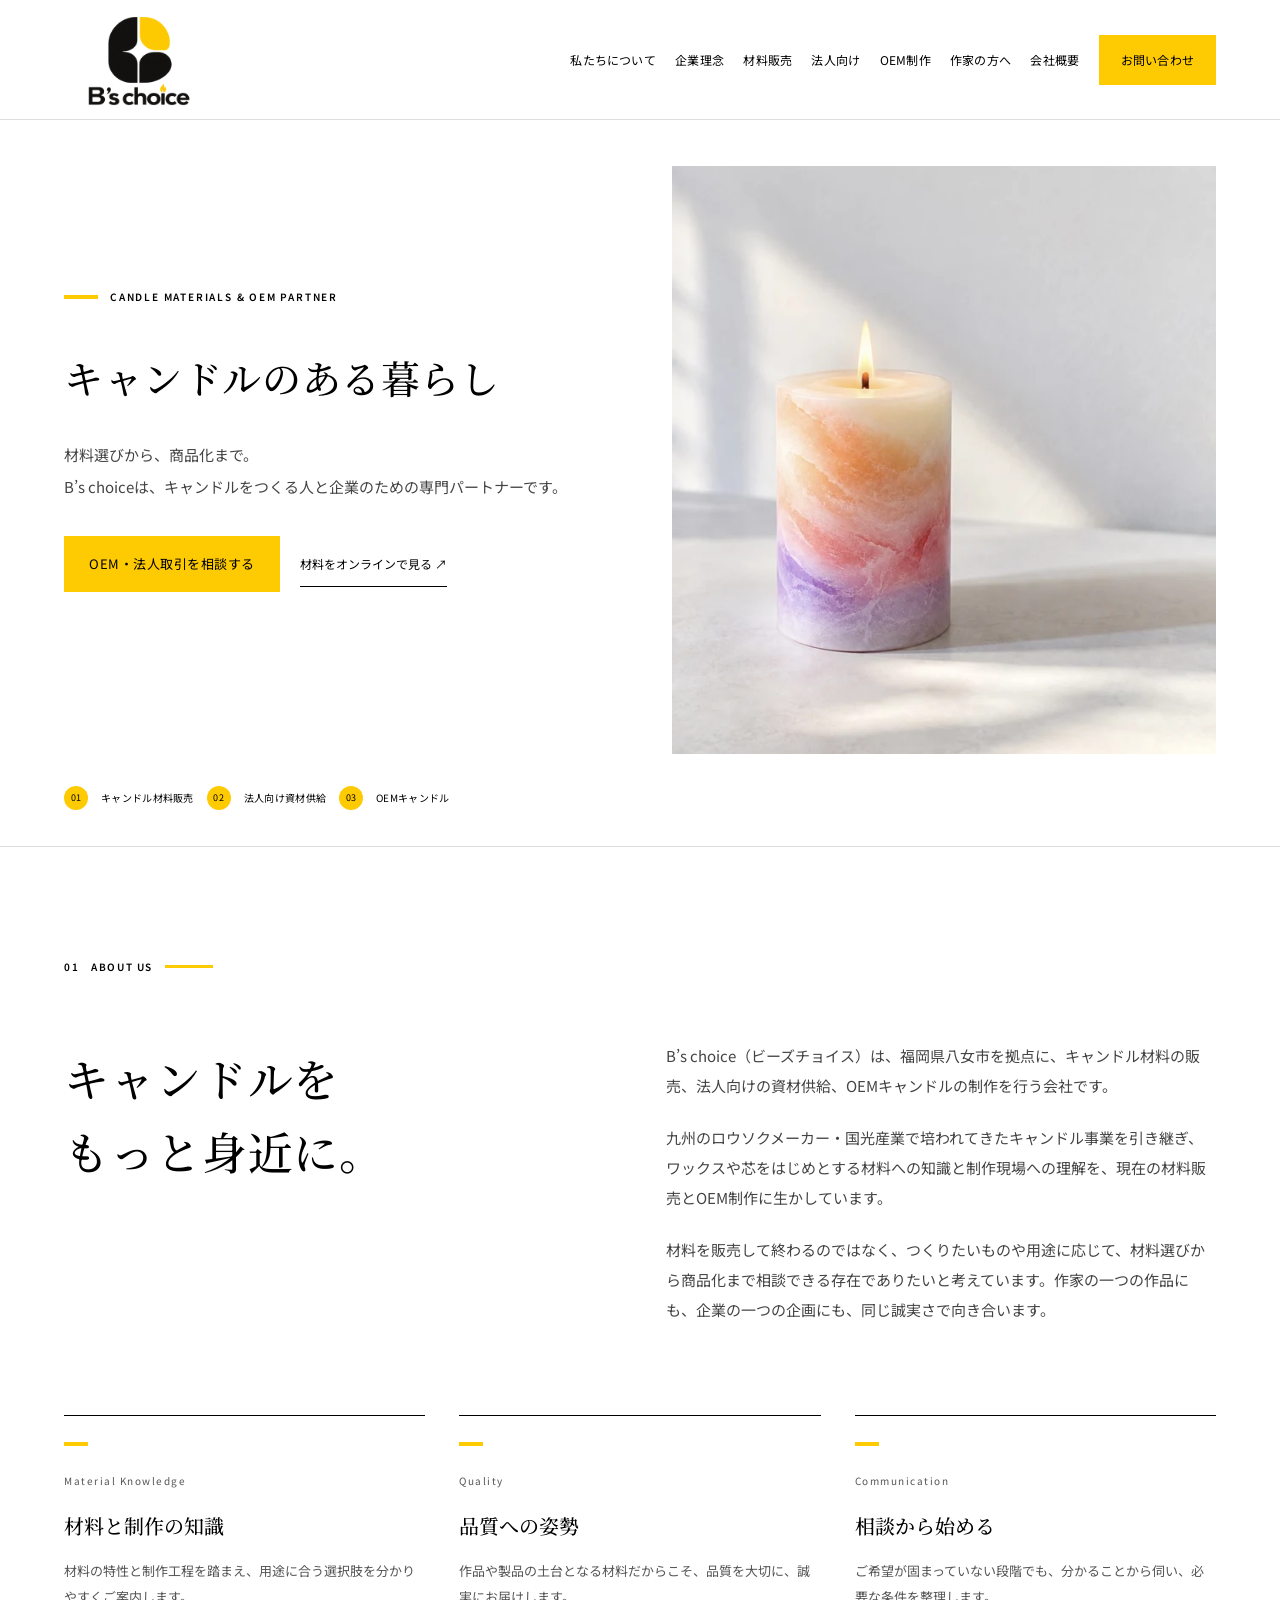
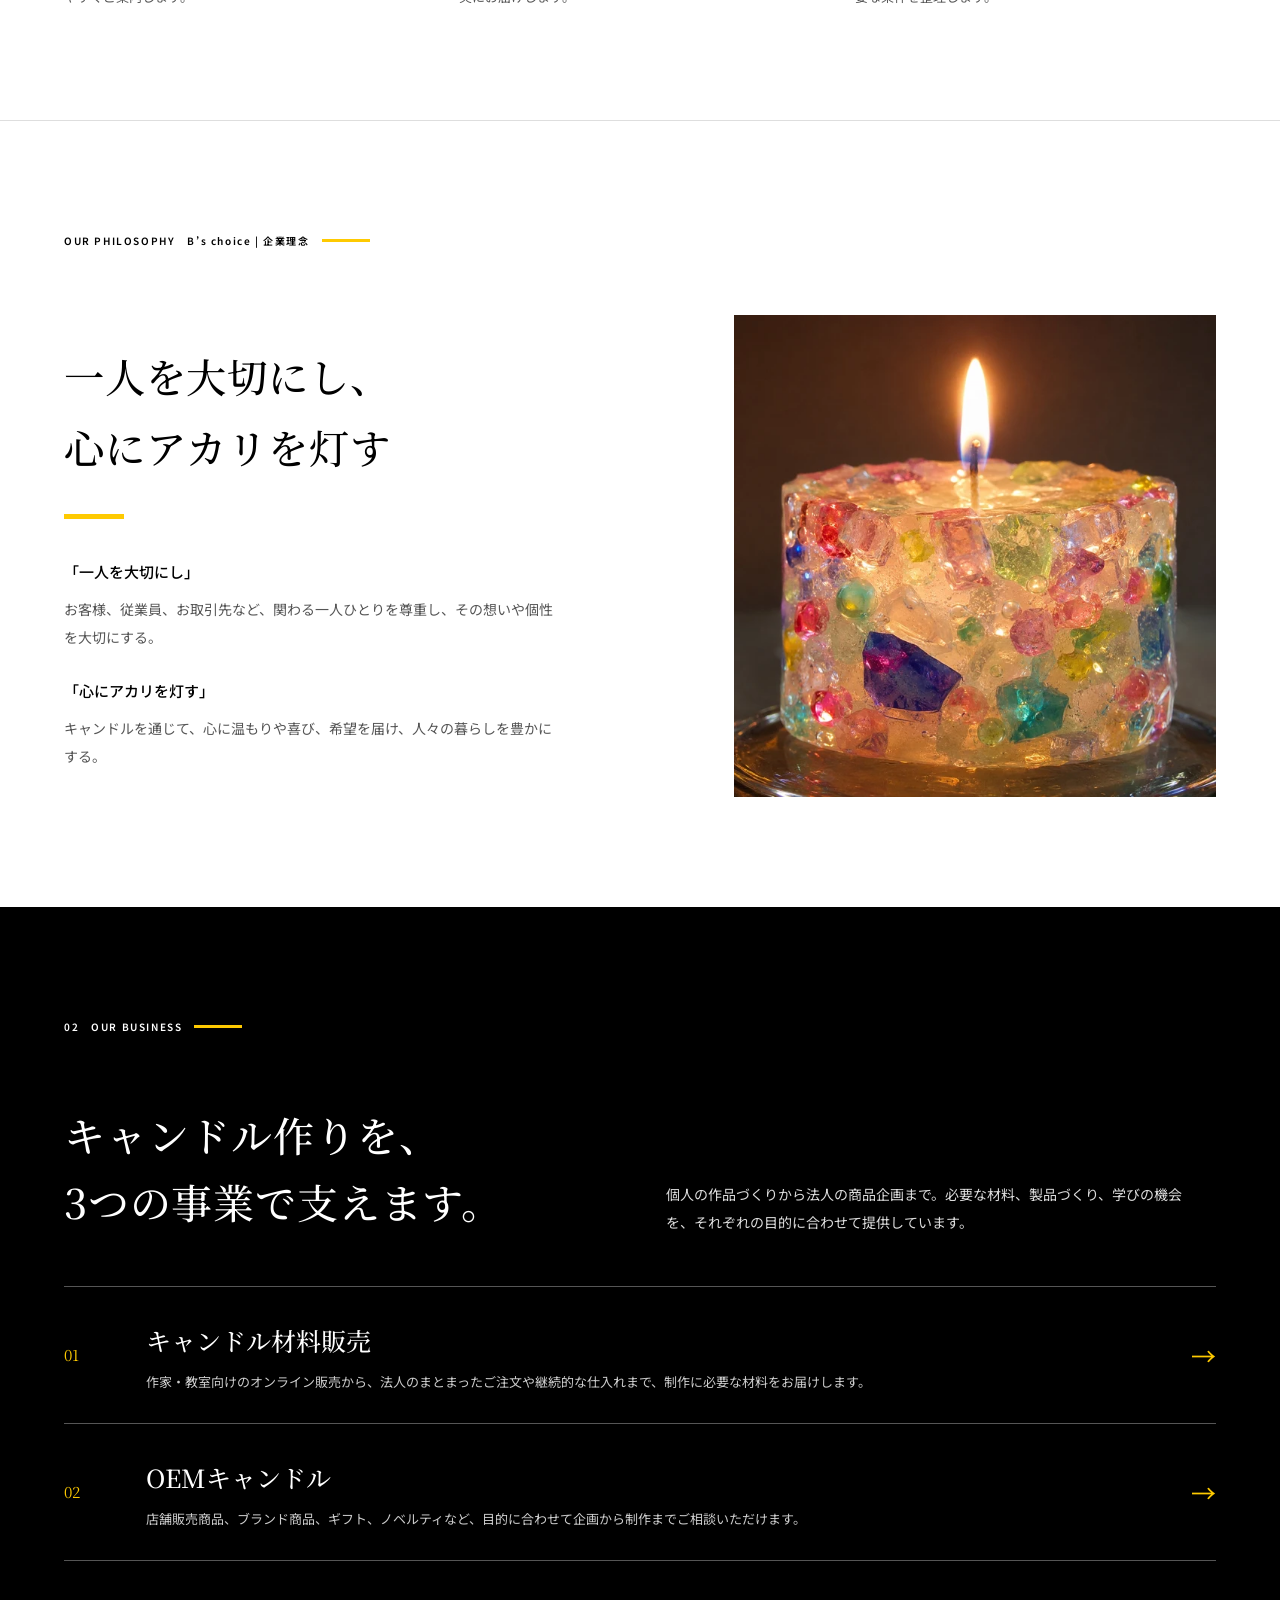
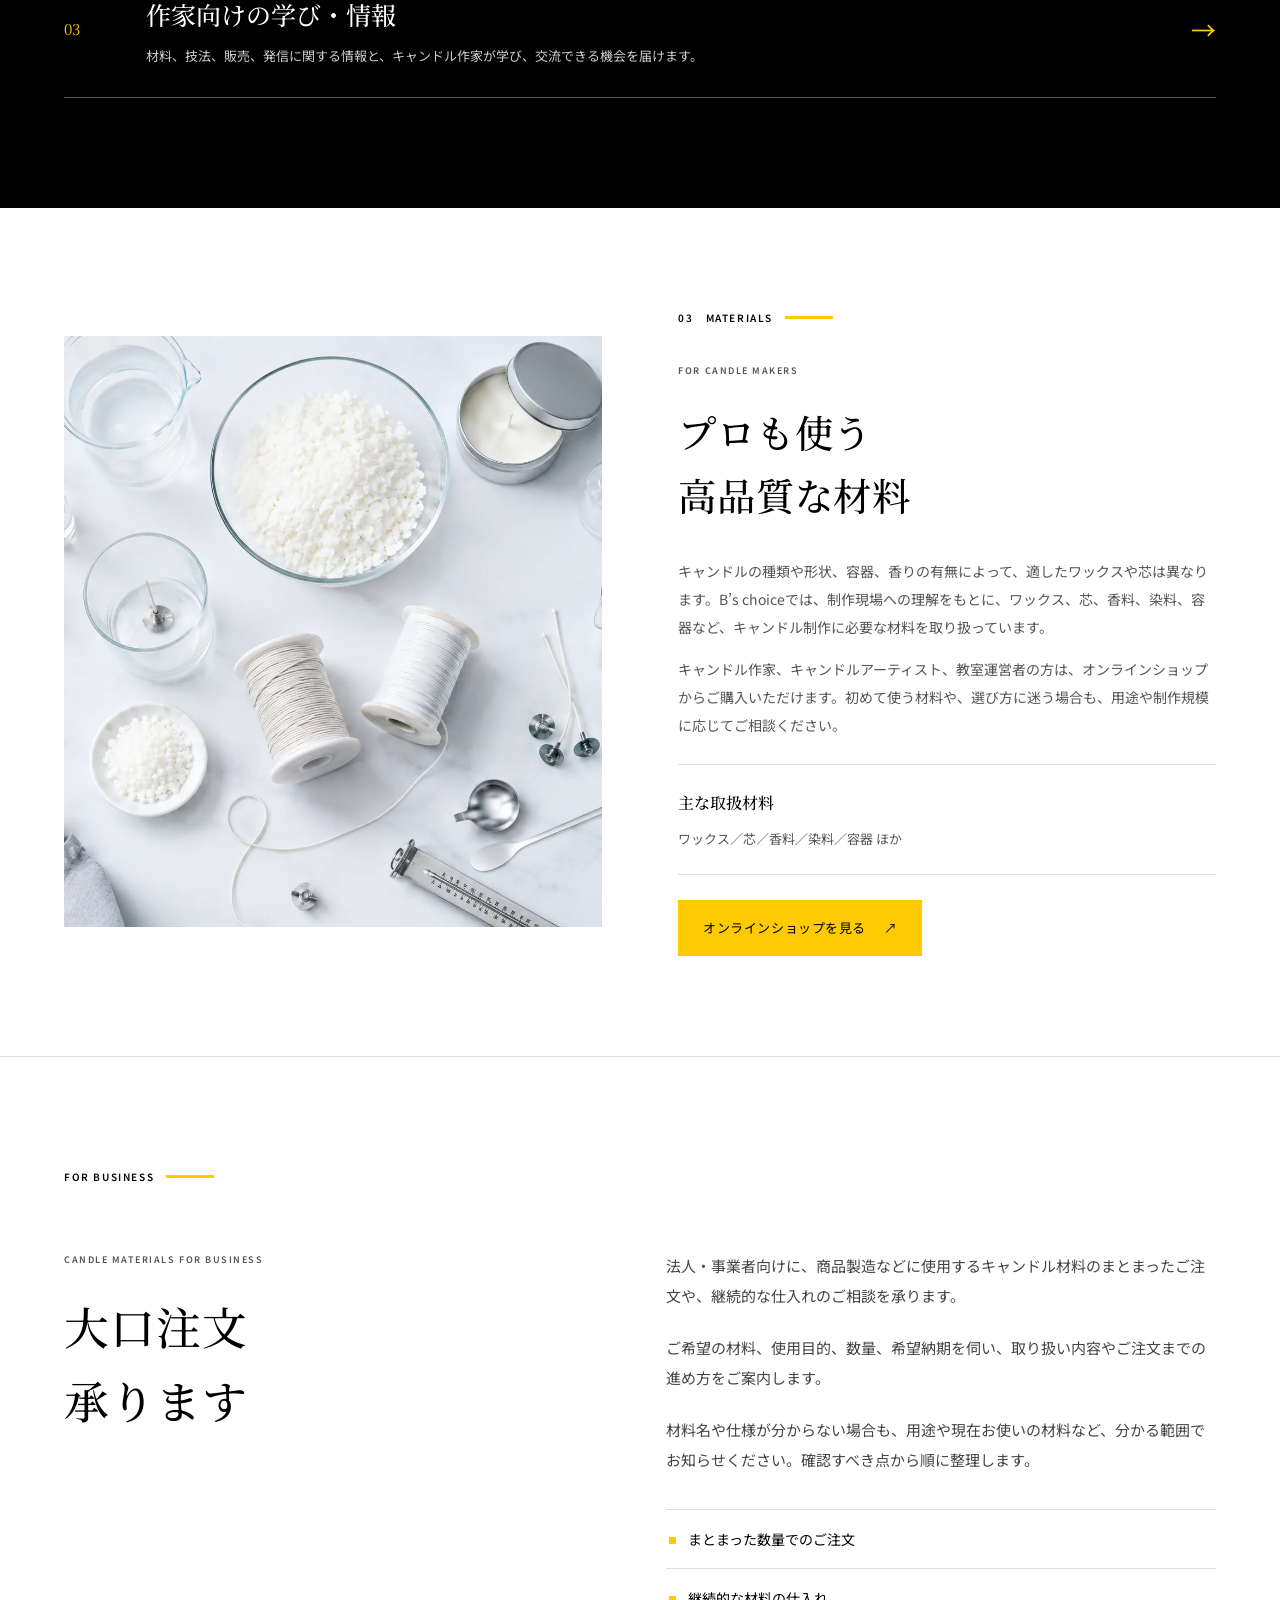
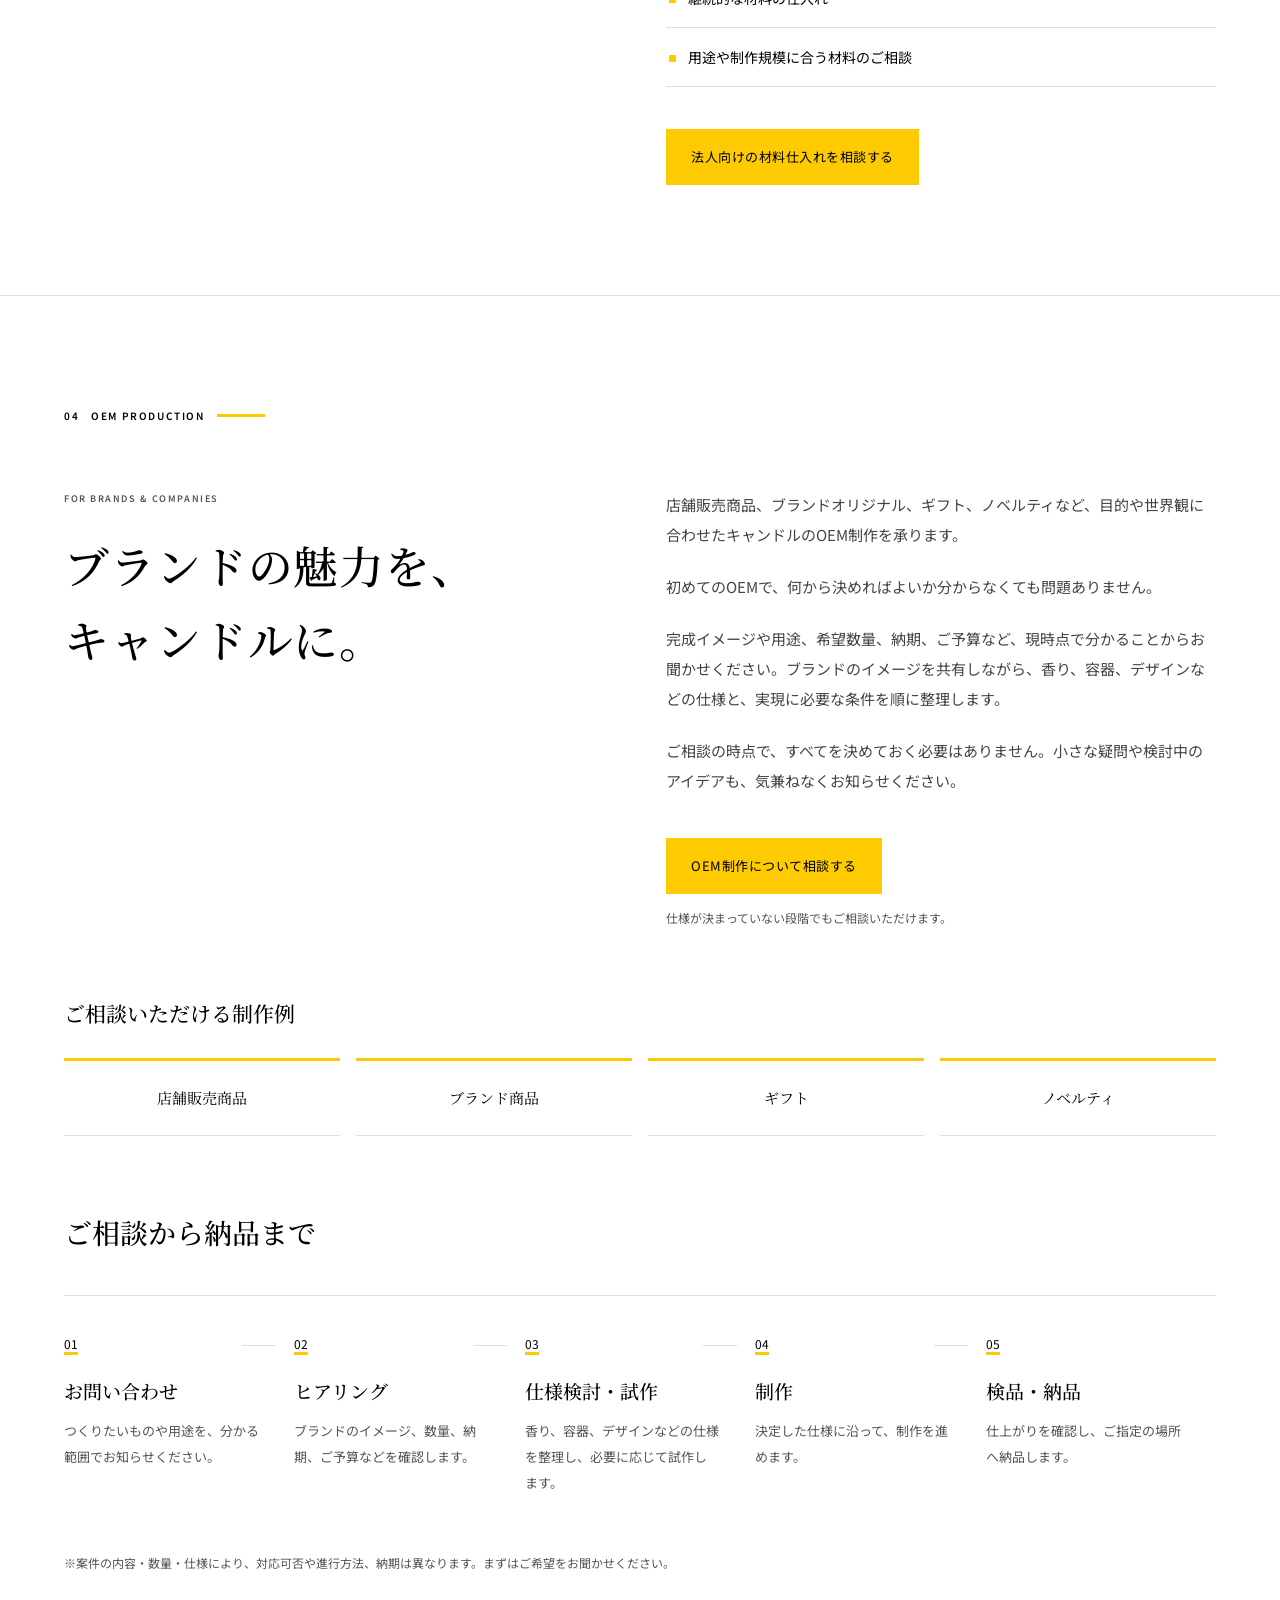
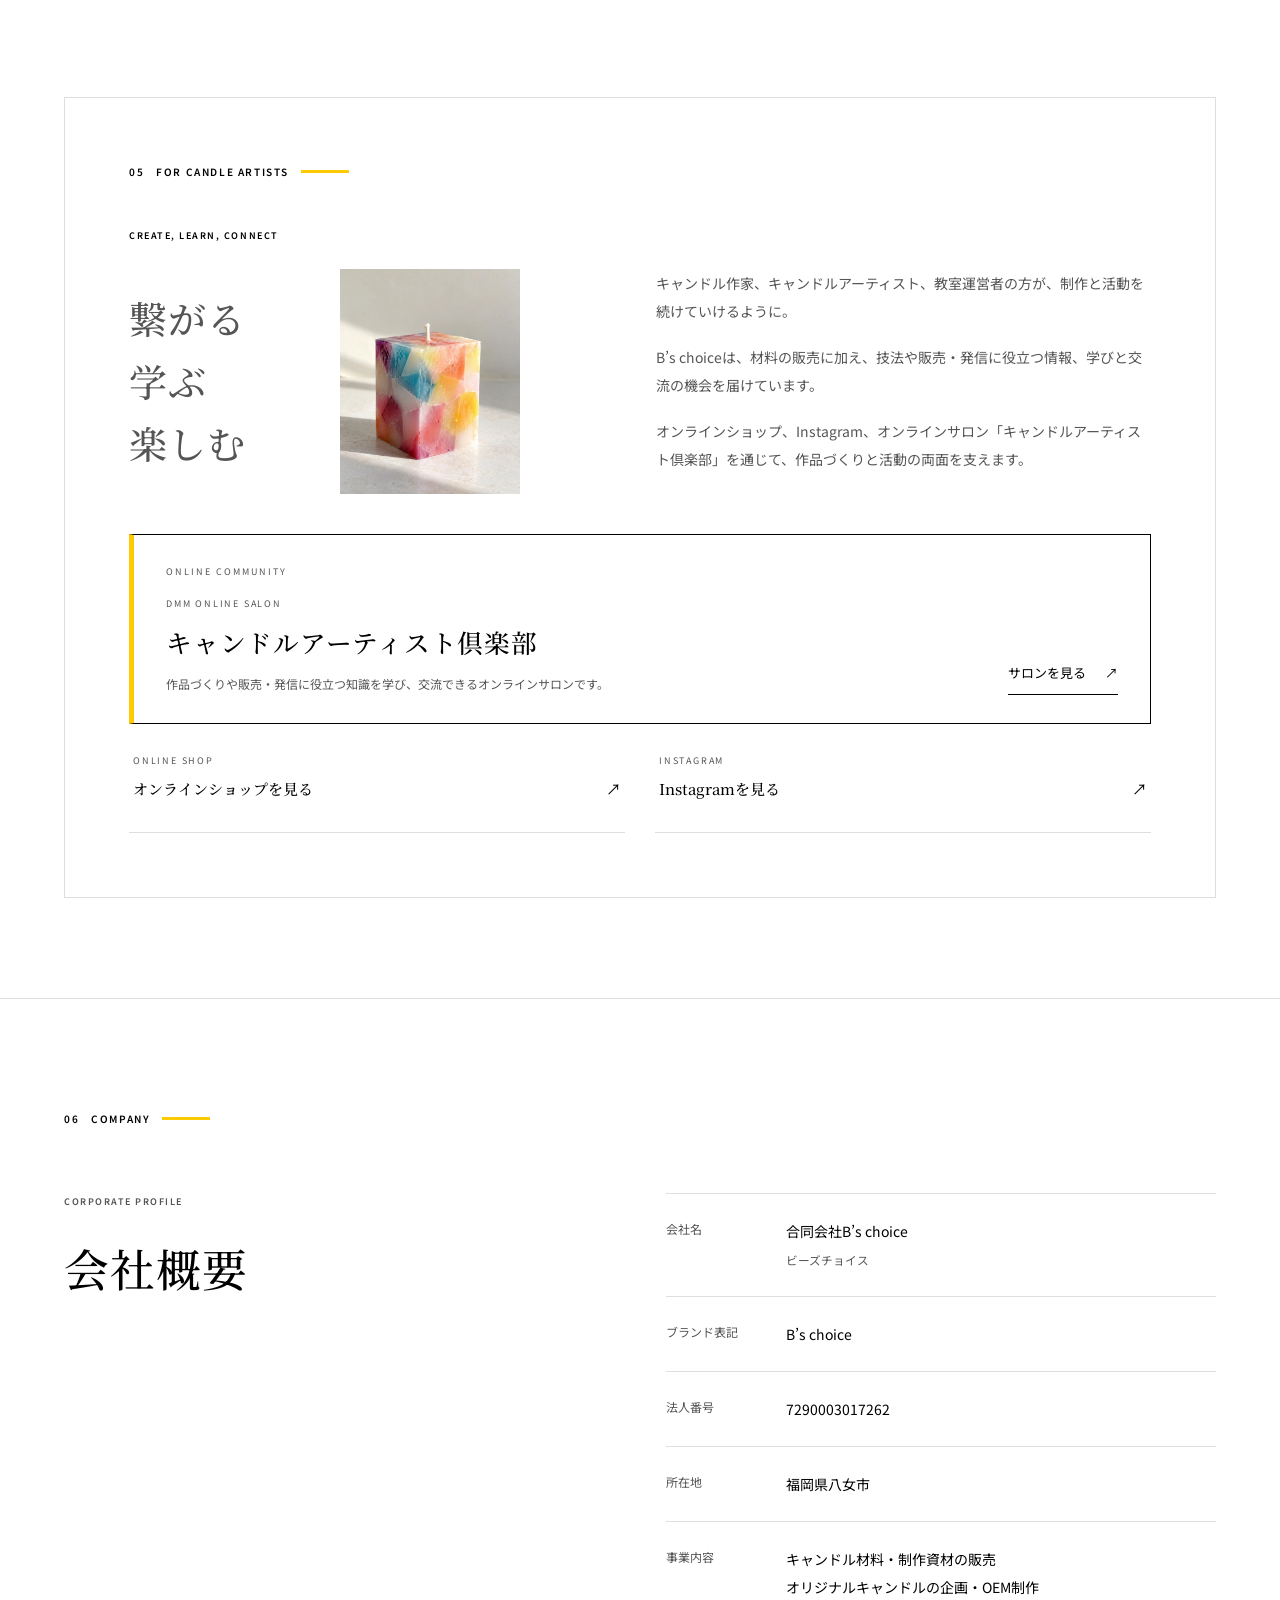
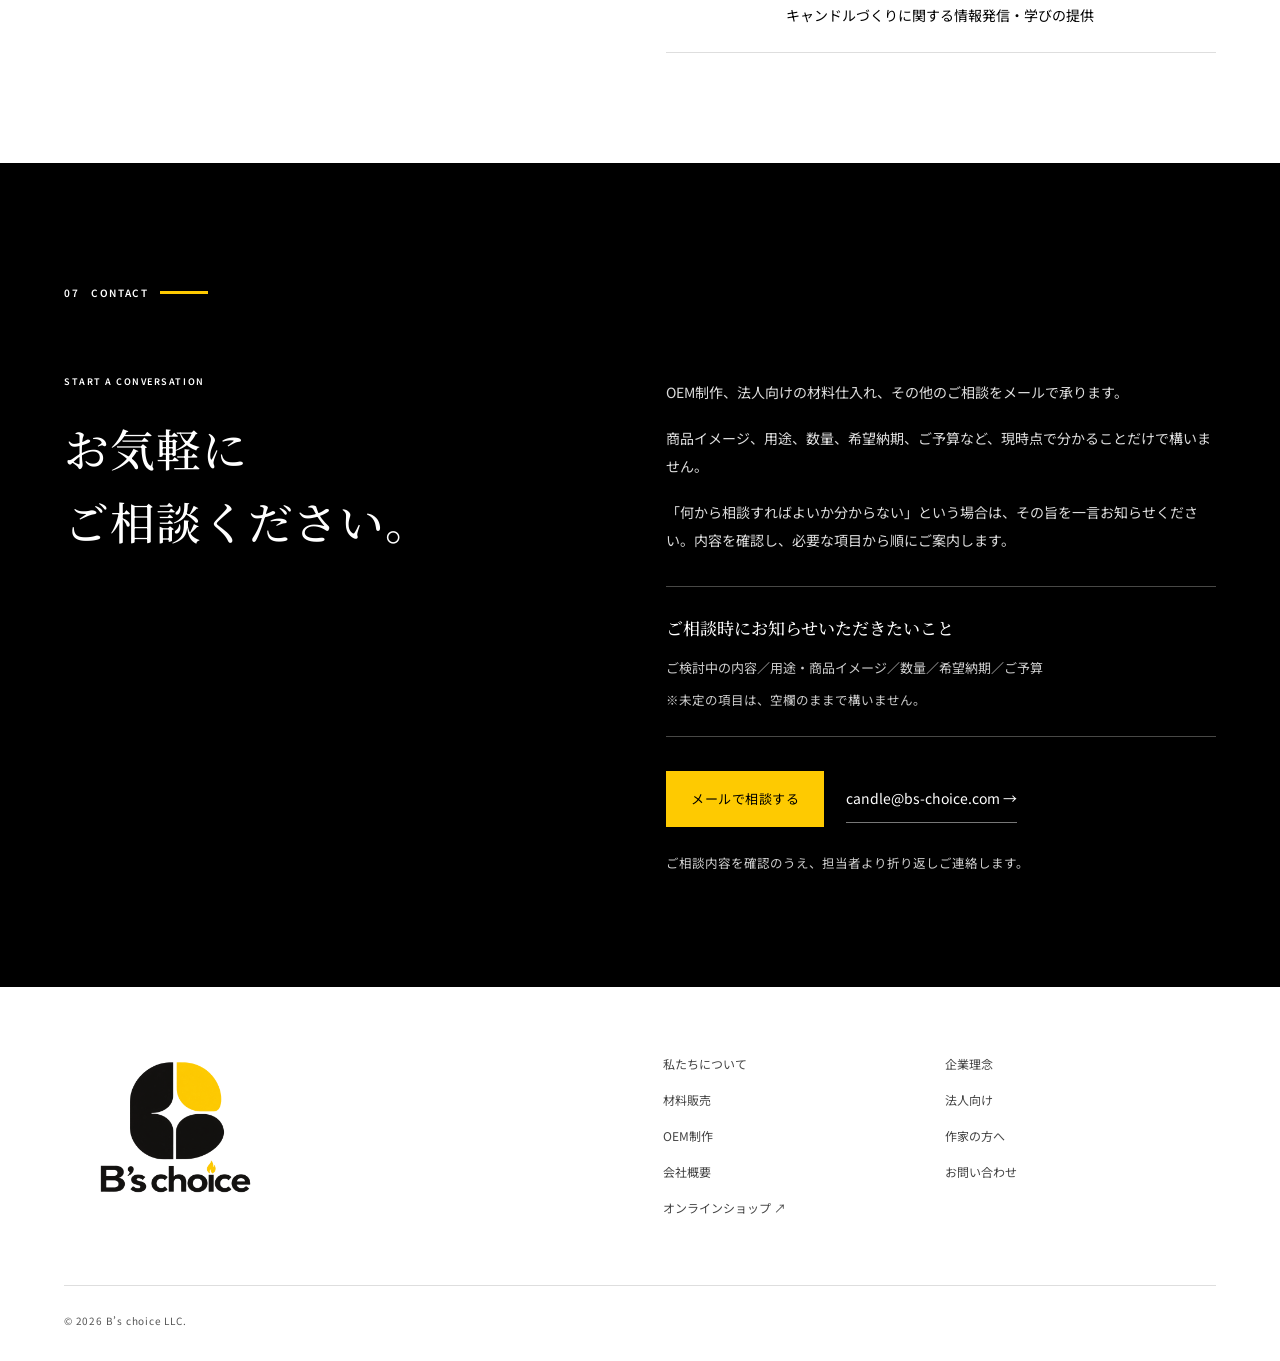
<file: index.html>
<!doctype html>
<html lang="ja">
<head>
  <meta charset="utf-8">
  <meta name="viewport" content="width=device-width, initial-scale=1">
  <title>合同会社B’s choice｜キャンドル材料販売・法人向け資材・OEM制作</title>
  <meta name="description" content="合同会社B’s choice（ビーズチョイス）は、福岡県八女市を拠点に、キャンドル材料の販売、法人向け資材供給、OEMキャンドルの制作を行っています。材料選びから商品化までご相談いただけます。">
  <meta name="theme-color" content="#FECA01">
  <meta property="og:type" content="website">
  <meta property="og:locale" content="ja_JP">
  <meta property="og:title" content="合同会社B’s choice｜キャンドル材料販売・法人向け資材・OEM制作">
  <meta property="og:description" content="材料選びから商品化まで相談できる、キャンドルづくりの専門パートナーです。">
  <meta property="og:image" content="https://bs-choice.com/assets/oem.webp">
  <link rel="icon" type="image/png" href="assets/bs-choice-symbol.png">
  <link rel="apple-touch-icon" sizes="180x180" href="assets/bs-choice-symbol.png">
  <link rel="preconnect" href="https://fonts.googleapis.com">
  <link rel="preconnect" href="https://fonts.gstatic.com" crossorigin>
  <link href="https://fonts.googleapis.com/css2?family=Noto+Sans+JP:wght@400;500;600&family=Noto+Serif+JP:wght@500;600&display=swap" rel="stylesheet">
  <link rel="stylesheet" href="styles.css">
  <link rel="stylesheet" href="brand.css">
  <script type="application/ld+json">{"@context":"https://schema.org","@type":"Organization","name":"合同会社B’s choice","alternateName":"B’s choice","url":"https://bs-choice.com/","email":"candle@bs-choice.com","address":{"@type":"PostalAddress","addressRegion":"福岡県","addressLocality":"八女市","addressCountry":"JP"},"taxID":"7290003017262"}</script>
</head>
<body>
  <a class="skip" href="#main">本文へ移動</a>
  <header class="header" id="top">
    <a class="brand" href="#top" aria-label="B’s choice トップへ"><img class="brand-logo" src="assets/bs-choice-logo.png" width="1536" height="1024" alt="B’s choice"></a>
    <button class="menu-button" aria-expanded="false" aria-controls="global-nav"><span></span><span></span><span></span><span class="sr-only">メニューを開く</span></button>
    <nav id="global-nav" aria-label="メインナビゲーション">
      <a href="#about">私たちについて</a><a href="#philosophy">企業理念</a><a href="#materials">材料販売</a><a href="#corporate">法人向け</a><a href="#oem">OEM制作</a><a href="#artists">作家の方へ</a><a href="#company">会社概要</a>
      <a class="nav-cta" href="#contact">お問い合わせ</a>
    </nav>
  </header>

  <main id="main">
    <section class="hero" aria-labelledby="hero-title">
      <div class="hero-media"><img src="assets/candle-gradient-1200.webp" srcset="assets/candle-gradient-640.webp 640w, assets/candle-gradient-1200.webp 1200w" sizes="(max-width: 760px) 100vw, 50vw" width="1200" height="1477" alt="自然光に照らされた、淡いグラデーションの円柱型キャンドル" fetchpriority="high"></div>
      <div class="hero-copy">
        <p class="eyebrow">CANDLE MATERIALS &amp; OEM PARTNER</p>
        <h1 id="hero-title">キャンドルのある<wbr>暮らし</h1>
        <p class="hero-lead">材料選びから、商品化まで。<br>B’s choiceは、キャンドルをつくる人と企業のための専門パートナーです。</p>
        <div class="hero-actions"><a class="button primary" href="mailto:candle@bs-choice.com?subject=OEM%E3%83%BB%E6%B3%95%E4%BA%BA%E5%8F%96%E5%BC%95%E3%81%AE%E3%81%94%E7%9B%B8%E8%AB%87&amp;body=%E3%80%90%E3%81%94%E7%9B%B8%E8%AB%87%E5%86%85%E5%AE%B9%EF%BC%88OEM%E5%88%B6%E4%BD%9C%EF%BC%8F%E6%9D%90%E6%96%99%E4%BB%95%E5%85%A5%E3%82%8C%EF%BC%8F%E3%81%9D%E3%81%AE%E4%BB%96%EF%BC%89%E3%80%91%0A%0A%E3%80%90%E4%BC%9A%E7%A4%BE%E5%90%8D%E3%83%BB%E3%83%96%E3%83%A9%E3%83%B3%E3%83%89%E5%90%8D%E3%80%91%0A%0A%E3%80%90%E7%94%A8%E9%80%94%E3%83%BB%E5%95%86%E5%93%81%E3%82%A4%E3%83%A1%E3%83%BC%E3%82%B8%E3%80%91%0A%0A%E3%80%90%E6%95%B0%E9%87%8F%E3%80%91%0A%0A%E3%80%90%E5%B8%8C%E6%9C%9B%E7%B4%8D%E6%9C%9F%E3%80%91%0A%0A%E3%80%90%E3%81%94%E4%BA%88%E7%AE%97%E3%80%91%0A%0A%E3%80%90%E3%81%9D%E3%81%AE%E4%BB%96%E3%83%BB%E6%9C%AA%E5%AE%9A%E3%81%AE%E7%82%B9%E3%80%91">OEM・法人取引を相談する</a><a class="text-link" href="https://www.life-candle.shop/" target="_blank" rel="noopener">材料をオンラインで見る <span aria-hidden="true">↗</span></a></div>
      </div>
      <div class="hero-note"><span>01</span><p>キャンドル材料販売</p><span>02</span><p>法人向け資材供給</p><span>03</span><p>OEMキャンドル</p></div>
    </section>

    <section class="intro section" id="about">
      <div class="section-label"><span>01</span> ABOUT US</div>
      <div class="intro-grid">
        <h2>キャンドルを<br>もっと身近に。</h2>
        <div class="body-copy"><p>B’s choice（ビーズチョイス）は、福岡県八女市を拠点に、キャンドル材料の販売、法人向けの資材供給、OEMキャンドルの制作を行う会社です。</p><p>九州のロウソクメーカー・国光産業で培われてきたキャンドル事業を引き継ぎ、ワックスや芯をはじめとする材料への知識と制作現場への理解を、現在の材料販売とOEM制作に生かしています。</p><p>材料を販売して終わるのではなく、つくりたいものや用途に応じて、材料選びから商品化まで相談できる存在でありたいと考えています。作家の一つの作品にも、企業の一つの企画にも、同じ誠実さで向き合います。</p></div>
      </div>
      <div class="principles">
        <article><span>Material Knowledge</span><h3>材料と制作の知識</h3><p>材料の特性と制作工程を踏まえ、用途に合う選択肢を分かりやすくご案内します。</p></article>
        <article><span>Quality</span><h3>品質への姿勢</h3><p>作品や製品の土台となる材料だからこそ、品質を大切に、誠実にお届けします。</p></article>
        <article><span>Communication</span><h3>相談から始める</h3><p>ご希望が固まっていない段階でも、分かることから伺い、必要な条件を整理します。</p></article>
      </div>
    </section>


    <section class="philosophy section" id="philosophy" aria-labelledby="philosophy-title">
      <div class="section-label"><span>OUR PHILOSOPHY</span> B’s choice | 企業理念</div>
      <div class="philosophy-grid">
        <div class="philosophy-copy">
          <h2 id="philosophy-title">一人を大切にし、<br>心にアカリを灯す</h2>
          <div class="philosophy-meanings">
            <h3>「一人を大切にし」</h3>
            <p>お客様、従業員、お取引先など、関わる一人ひとりを尊重し、その想いや個性を大切にする。</p>
            <h3>「心にアカリを灯す」</h3>
            <p>キャンドルを通じて、心に温もりや喜び、希望を届け、人々の暮らしを豊かにする。</p>
          </div>
        </div>
        <figure class="philosophy-photo"><img src="assets/candle-gel-640.webp" width="640" height="640" alt="透明なカラフルなジェルキャンドルに灯る、温かなアカリ" loading="lazy"></figure>
      </div>
    </section>

    <section class="business section dark" id="business">
      <div class="section-label light"><span>02</span> OUR BUSINESS</div>
      <div class="section-heading"><h2>キャンドル作りを、<br>3つの事業で支えます。</h2><p>個人の作品づくりから法人の商品企画まで。必要な材料、製品づくり、学びの機会を、それぞれの目的に合わせて提供しています。</p></div>
      <div class="business-list">
        <a href="#materials"><span class="num">01</span><div><h3>キャンドル材料販売</h3><p>作家・教室向けのオンライン販売から、法人のまとまったご注文や継続的な仕入れまで、制作に必要な材料をお届けします。</p></div><span class="arrow">→</span></a>
        <a href="#oem"><span class="num">02</span><div><h3>OEMキャンドル</h3><p>店舗販売商品、ブランド商品、ギフト、ノベルティなど、目的に合わせて企画から制作までご相談いただけます。</p></div><span class="arrow">→</span></a>
        <a href="#artists"><span class="num">03</span><div><h3>作家向けの学び・情報</h3><p>材料、技法、販売、発信に関する情報と、キャンドル作家が学び、交流できる機会を届けます。</p></div><span class="arrow">→</span></a>
      </div>
    </section>

    <section class="materials section" id="materials">
      <div class="split-media"><img src="assets/materials.webp" width="1448" height="1086" loading="lazy" alt="ワックス、芯、容器などキャンドル制作に使用する材料"></div>
      <div class="split-content">
        <div class="section-label"><span>03</span> MATERIALS</div>
        <p class="kicker">FOR CANDLE MAKERS</p>
        <h2>プロも使う<br>高品質な材料</h2>
        <p>キャンドルの種類や形状、容器、香りの有無によって、適したワックスや芯は異なります。B’s choiceでは、制作現場への理解をもとに、ワックス、芯、香料、染料、容器など、キャンドル制作に必要な材料を取り扱っています。</p>
        <p>キャンドル作家、キャンドルアーティスト、教室運営者の方は、オンラインショップからご購入いただけます。初めて使う材料や、選び方に迷う場合も、用途や制作規模に応じてご相談ください。</p>
        <div class="material-types"><h3>主な取扱材料</h3><p>ワックス／芯／香料／染料／容器 ほか</p></div>
        <a class="button dark-button" href="https://www.life-candle.shop/" target="_blank" rel="noopener">オンラインショップを見る <span>↗</span></a>
      </div>
    </section>

    <section class="corporate section" id="corporate">
      <div class="section-label"><span>FOR BUSINESS</span></div>
      <div class="corporate-grid">
        <div><p class="kicker">CANDLE MATERIALS FOR BUSINESS</p><h2>大口注文<br>承ります</h2></div>
        <div class="body-copy"><p>法人・事業者向けに、商品製造などに使用するキャンドル材料のまとまったご注文や、継続的な仕入れのご相談を承ります。</p><p>ご希望の材料、使用目的、数量、希望納期を伺い、取り扱い内容やご注文までの進め方をご案内します。</p><p>材料名や仕様が分からない場合も、用途や現在お使いの材料など、分かる範囲でお知らせください。確認すべき点から順に整理します。</p><ul class="clean-list"><li>まとまった数量でのご注文</li><li>継続的な材料の仕入れ</li><li>用途や制作規模に合う材料のご相談</li></ul><a class="button primary" href="mailto:candle@bs-choice.com?subject=%E6%B3%95%E4%BA%BA%E5%90%91%E3%81%91%E6%9D%90%E6%96%99%E4%BB%95%E5%85%A5%E3%82%8C%E3%81%AE%E3%81%94%E7%9B%B8%E8%AB%87&amp;body=%E3%80%90%E4%BC%9A%E7%A4%BE%E5%90%8D%E3%80%91%0A%0A%E3%80%90%E3%81%94%E5%B8%8C%E6%9C%9B%E3%81%AE%E6%9D%90%E6%96%99%E3%83%BB%E7%94%A8%E9%80%94%E3%80%91%0A%0A%E3%80%90%E6%95%B0%E9%87%8F%E3%80%91%0A%0A%E3%80%90%E5%B8%8C%E6%9C%9B%E7%B4%8D%E6%9C%9F%E3%80%91%0A%0A%E3%80%90%E7%8F%BE%E5%9C%A8%E3%81%8A%E4%BD%BF%E3%81%84%E3%81%AE%E6%9D%90%E6%96%99%E3%83%BB%E3%81%9D%E3%81%AE%E4%BB%96%E3%80%91">法人向けの材料仕入れを相談する</a></div>
      </div>
    </section>

    <section class="oem section" id="oem">
      <div class="section-label"><span>04</span> OEM PRODUCTION</div>
      <div class="oem-top"><div><p class="kicker">FOR BRANDS &amp; COMPANIES</p><h2>ブランドの魅力を、<br>キャンドルに。</h2></div><div class="body-copy"><p>店舗販売商品、ブランドオリジナル、ギフト、ノベルティなど、目的や世界観に合わせたキャンドルのOEM制作を承ります。</p><p>初めてのOEMで、何から決めればよいか分からなくても問題ありません。</p><p>完成イメージや用途、希望数量、納期、ご予算など、現時点で分かることからお聞かせください。ブランドのイメージを共有しながら、香り、容器、デザインなどの仕様と、実現に必要な条件を順に整理します。</p><p>ご相談の時点で、すべてを決めておく必要はありません。小さな疑問や検討中のアイデアも、気兼ねなくお知らせください。</p><a class="button primary" href="mailto:candle@bs-choice.com?subject=OEM%E5%88%B6%E4%BD%9C%E3%81%AE%E3%81%94%E7%9B%B8%E8%AB%87&amp;body=%E3%80%90%E4%BC%9A%E7%A4%BE%E5%90%8D%E3%83%BB%E3%83%96%E3%83%A9%E3%83%B3%E3%83%89%E5%90%8D%E3%80%91%0A%0A%E3%80%90%E5%88%B6%E4%BD%9C%E3%81%97%E3%81%9F%E3%81%84%E3%82%82%E3%81%AE%E3%83%BB%E7%94%A8%E9%80%94%E3%80%91%0A%0A%E3%80%90%E5%95%86%E5%93%81%E3%82%A4%E3%83%A1%E3%83%BC%E3%82%B8%E3%80%91%0A%0A%E3%80%90%E4%BA%88%E5%AE%9A%E6%95%B0%E9%87%8F%E3%80%91%0A%0A%E3%80%90%E5%B8%8C%E6%9C%9B%E7%B4%8D%E6%9C%9F%E3%80%91%0A%0A%E3%80%90%E3%81%94%E4%BA%88%E7%AE%97%E3%80%91%0A%0A%E3%80%90%E6%9C%AA%E5%AE%9A%E3%81%AE%E7%82%B9%E3%83%BB%E3%81%9D%E3%81%AE%E4%BB%96%E3%81%AE%E3%81%94%E5%B8%8C%E6%9C%9B%E3%80%91">OEM制作について相談する</a><p class="button-note">仕様が決まっていない段階でもご相談いただけます。</p></div></div>
      <h3 class="use-cases-heading">ご相談いただける制作例</h3>
      <div class="use-cases"><p>店舗販売商品</p><p>ブランド商品</p><p>ギフト</p><p>ノベルティ</p></div>
      <div class="process-wrap"><h3>ご相談から納品まで</h3><ol class="process"><li><span>01</span><h4>お問い合わせ</h4><p>つくりたいものや用途を、分かる範囲でお知らせください。</p></li><li><span>02</span><h4>ヒアリング</h4><p>ブランドのイメージ、数量、納期、ご予算などを確認します。</p></li><li><span>03</span><h4>仕様検討・試作</h4><p>香り、容器、デザインなどの仕様を整理し、必要に応じて試作します。</p></li><li><span>04</span><h4>制作</h4><p>決定した仕様に沿って、制作を進めます。</p></li><li><span>05</span><h4>検品・納品</h4><p>仕上がりを確認し、ご指定の場所へ納品します。</p></li></ol><p class="process-note">※案件の内容・数量・仕様により、対応可否や進行方法、納期は異なります。まずはご希望をお聞かせください。</p></div>
    </section>

    <section class="artists section" id="artists">
      <div class="artist-panel">
        <div class="section-label light"><span>05</span> FOR CANDLE ARTISTS</div>
        <div class="artist-copy"><p class="kicker gold">CREATE, LEARN, CONNECT</p><div class="artist-heading"><h2>繋がる<br>学ぶ<br>楽しむ</h2><img class="artist-photo" src="assets/candle-cube-640.webp" width="640" height="800" loading="lazy" alt="光を受けて色が重なる、カラフルなキューブ型キャンドル"></div><div><p>キャンドル作家、キャンドルアーティスト、教室運営者の方が、制作と活動を続けていけるように。</p><p>B’s choiceは、材料の販売に加え、技法や販売・発信に役立つ情報、学びと交流の機会を届けています。</p><p>オンラインショップ、Instagram、オンラインサロン「キャンドルアーティスト倶楽部」を通じて、作品づくりと活動の両面を支えます。</p></div></div>
        <div class="artist-actions">
          <a class="community-banner" href="https://lounge.dmm.com/detail/5691/" target="_blank" rel="noopener" aria-label="キャンドルアーティスト倶楽部をDMMオンラインサロンで見る">
            <span class="community-type">ONLINE COMMUNITY</span>
            <span class="community-copy"><small>DMM ONLINE SALON</small><strong>キャンドルアーティスト倶楽部</strong><em>作品づくりや販売・発信に役立つ知識を学び、交流できるオンラインサロンです。</em></span>
            <span class="community-cta">サロンを見る <i aria-hidden="true">↗</i></span>
          </a>
          <div class="artist-secondary-links">
            <a class="artist-link" href="https://www.life-candle.shop/" target="_blank" rel="noopener"><span>ONLINE SHOP</span><strong>オンラインショップを見る</strong><i aria-hidden="true">↗</i></a>
            <a class="artist-link" href="https://www.instagram.com/life_candle_kokkou/" target="_blank" rel="noopener"><span>INSTAGRAM</span><strong>Instagramを見る</strong><i aria-hidden="true">↗</i></a>
          </div>
        </div>
      </div>
    </section>

    <section class="company section" id="company">
      <div class="section-label"><span>06</span> COMPANY</div>
      <div class="company-grid"><div><p class="kicker">CORPORATE PROFILE</p><h2>会社概要</h2></div><dl><div><dt>会社名</dt><dd>合同会社B’s choice<br><small>ビーズチョイス</small></dd></div><div><dt>ブランド表記</dt><dd>B’s choice</dd></div><div><dt>法人番号</dt><dd>7290003017262</dd></div><div><dt>所在地</dt><dd>福岡県八女市</dd></div><div><dt>事業内容</dt><dd>キャンドル材料・制作資材の販売<br>オリジナルキャンドルの企画・OEM制作<br>キャンドルづくりに関する情報発信・学びの提供</dd></div></dl></div>
    </section>

    <section class="contact section" id="contact">
      <p class="section-label light"><span>07</span> CONTACT</p>
      <div class="contact-grid"><div><p class="kicker gold">START A CONVERSATION</p><h2>お気軽に<br>ご相談ください。</h2></div><div><p>OEM制作、法人向けの材料仕入れ、その他のご相談をメールで承ります。</p><p>商品イメージ、用途、数量、希望納期、ご予算など、現時点で分かることだけで構いません。</p><p>「何から相談すればよいか分からない」という場合は、その旨を一言お知らせください。内容を確認し、必要な項目から順にご案内します。</p><div class="contact-guide"><h3>ご相談時にお知らせいただきたいこと</h3><p>ご検討中の内容／用途・商品イメージ／数量／希望納期／ご予算</p><small>※未定の項目は、空欄のままで構いません。</small></div><div class="contact-actions"><a class="button light-button" href="mailto:candle@bs-choice.com?subject=B%E2%80%99s%20choice%E3%81%B8%E3%81%AE%E3%81%94%E7%9B%B8%E8%AB%87&amp;body=%E3%80%90%E3%81%94%E7%9B%B8%E8%AB%87%E5%86%85%E5%AE%B9%EF%BC%88OEM%E5%88%B6%E4%BD%9C%EF%BC%8F%E6%9D%90%E6%96%99%E4%BB%95%E5%85%A5%E3%82%8C%EF%BC%8F%E3%81%9D%E3%81%AE%E4%BB%96%EF%BC%89%E3%80%91%0A%0A%E3%80%90%E4%BC%9A%E7%A4%BE%E5%90%8D%E3%83%BB%E3%83%96%E3%83%A9%E3%83%B3%E3%83%89%E5%90%8D%E3%80%91%0A%0A%E3%80%90%E7%94%A8%E9%80%94%E3%83%BB%E5%95%86%E5%93%81%E3%82%A4%E3%83%A1%E3%83%BC%E3%82%B8%E3%80%91%0A%0A%E3%80%90%E6%95%B0%E9%87%8F%E3%80%91%0A%0A%E3%80%90%E5%B8%8C%E6%9C%9B%E7%B4%8D%E6%9C%9F%E3%80%91%0A%0A%E3%80%90%E3%81%94%E4%BA%88%E7%AE%97%E3%80%91%0A%0A%E3%80%90%E6%9C%AA%E5%AE%9A%E3%81%AE%E7%82%B9%E3%83%BB%E3%81%9D%E3%81%AE%E4%BB%96%E3%80%91">メールで相談する</a><a class="mail-link" href="mailto:candle@bs-choice.com">candle@bs-choice.com <span>→</span></a></div><small>ご相談内容を確認のうえ、担当者より折り返しご連絡します。</small></div></div>
    </section>
  </main>

  <footer><a class="brand footer-brand" href="#top"><img class="brand-logo" src="assets/bs-choice-logo.png" width="1536" height="1024" alt="B’s choice"></a><div class="footer-links"><a href="#about">私たちについて</a><a href="#philosophy">企業理念</a><a href="#materials">材料販売</a><a href="#corporate">法人向け</a><a href="#oem">OEM制作</a><a href="#artists">作家の方へ</a><a href="#company">会社概要</a><a href="#contact">お問い合わせ</a><a href="https://www.life-candle.shop/" target="_blank" rel="noopener">オンラインショップ ↗</a></div><p>© 2026 B’s choice LLC.</p></footer>
  <script src="main.js" defer></script>
</body>
</html>
</file>
<file: styles.css>
:root{--ink:#191918;--paper:#f7f6f2;--white:#fff;--muted:#6d6c67;--line:#d9d6ce;--gold:#b79058;--navy:#151a24;--serif:"Noto Serif JP",serif;--sans:"Noto Sans JP",sans-serif;--pad:clamp(24px,5vw,78px)}
*{box-sizing:border-box}html{scroll-behavior:smooth;scroll-padding-top:84px}body{margin:0;background:var(--paper);color:var(--ink);font-family:var(--sans);font-size:16px;line-height:1.9;line-break:strict;word-break:normal;overflow-wrap:break-word;-webkit-font-smoothing:antialiased}p,li,dd{text-wrap:pretty}img{display:block;max-width:100%}a{color:inherit;text-decoration:none}button{font:inherit}.skip{position:fixed;left:12px;top:-100px;z-index:100;background:#fff;padding:10px 16px}.skip:focus{top:12px}.sr-only{position:absolute;width:1px;height:1px;overflow:hidden;clip:rect(0,0,0,0)}.sp-only{display:none}
.header{height:84px;padding:0 var(--pad);display:flex;align-items:center;justify-content:space-between;background:rgba(247,246,242,.92);backdrop-filter:blur(14px);position:fixed;inset:0 0 auto;z-index:20;border-bottom:1px solid rgba(25,25,24,.08)}.brand{display:flex;align-items:center;gap:12px;font-family:var(--serif);font-size:19px;line-height:1.1;letter-spacing:.02em}.brand-mark{display:grid;place-items:center;width:36px;height:36px;border:1px solid var(--ink);border-radius:50%;font-size:17px}.brand small{display:block;font-family:var(--sans);font-size:8px;letter-spacing:.2em;margin-top:5px;font-weight:500}.header nav{display:flex;align-items:center;gap:clamp(18px,2.2vw,38px);font-size:13px;letter-spacing:.04em}.header nav a{position:relative}.header nav a:not(.nav-cta):after{content:"";position:absolute;left:0;right:100%;bottom:-6px;height:1px;background:var(--ink);transition:.3s}.header nav a:hover:after{right:0}.nav-cta{background:var(--ink);color:#fff;padding:12px 22px}.menu-button{display:none;border:0;background:none;width:44px;height:44px;padding:10px}.menu-button span:not(.sr-only){display:block;height:1px;background:var(--ink);margin:6px 0}
.hero{min-height:780px;height:100svh;max-height:980px;padding-top:84px;position:relative;display:grid;grid-template-columns:52% 48%;background:#eceae5}.hero-media{grid-column:2;position:relative;overflow:hidden}.hero-media:after{content:"";position:absolute;inset:0;background:linear-gradient(90deg,rgba(15,18,24,.3),transparent 35%)}.hero-media img{width:100%;height:100%;object-fit:cover}.hero-copy{grid-column:1;grid-row:1;padding:clamp(90px,13vh,150px) var(--pad) 120px;align-self:center}.eyebrow,.kicker{font-size:11px;letter-spacing:.23em;font-weight:600;margin:0 0 30px}.eyebrow{color:#8a6c42}.hero h1,.section h2{font-family:var(--serif);font-weight:500;letter-spacing:.02em;line-height:1.5;margin:0;text-wrap:balance}.hero h1{font-size:clamp(32px,3.4vw,52px);line-height:1.42;white-space:nowrap}.hero-lead{max-width:640px;margin:32px 0 40px;color:#4f4e4a;font-size:clamp(15px,1.25vw,18px);text-wrap:pretty}.hero-actions{display:flex;align-items:center;gap:32px}.button{display:inline-flex;align-items:center;justify-content:center;min-height:56px;padding:0 28px;font-size:14px;letter-spacing:.04em;transition:.25s}.primary{background:var(--ink);color:white}.button:hover{transform:translateY(-2px);filter:brightness(1.14)}.text-link{font-size:14px;border-bottom:1px solid #a9a69d;padding:8px 0}.hero-note{position:absolute;left:var(--pad);bottom:32px;display:grid;grid-template-columns:auto auto auto auto auto auto;gap:12px 18px;align-items:center;font-size:11px;letter-spacing:.08em}.hero-note span{color:var(--gold);font-family:var(--serif)}.hero-note p{margin:0}
.section{padding:clamp(88px,11vw,170px) var(--pad)}.section-label{font-size:10px;letter-spacing:.22em;font-weight:600;display:flex;align-items:center;gap:16px;margin-bottom:clamp(55px,7vw,105px)}.section-label span{color:var(--gold)}.section-label:after{content:"";width:56px;height:1px;background:currentColor;opacity:.35}.light{color:#fff}.intro-grid,.section-heading,.oem-top,.company-grid,.contact-grid{display:grid;grid-template-columns:1fr 1fr;gap:clamp(48px,10vw,170px)}.section h2{font-size:clamp(32px,4vw,56px)}.body-copy p:first-child{margin-top:0}.body-copy p{color:#53524f;margin:0 0 22px}.principles{margin-top:100px;display:grid;grid-template-columns:repeat(3,1fr);border-top:1px solid var(--line)}.principles article{padding:42px 38px 0 0;border-right:1px solid var(--line);min-height:220px}.principles article+article{padding-left:38px}.principles article:last-child{border-right:0}.principles span{font-family:var(--serif);font-size:11px;color:var(--gold);letter-spacing:.15em}.principles h3{font-family:var(--serif);font-size:23px;font-weight:500;margin:12px 0}.principles p{margin:0;color:var(--muted);font-size:14px}
.dark{background:var(--navy);color:#fff}.section-heading p{color:#aaaeb6;max-width:540px;margin:0;align-self:end}.business-list{margin-top:90px;border-top:1px solid #3b3f47}.business-list a{display:grid;grid-template-columns:80px 1fr auto;align-items:center;gap:30px;padding:30px 6px;border-bottom:1px solid #3b3f47;transition:.25s}.business-list a:hover{padding-left:18px;background:rgba(255,255,255,.025)}.business-list .num{font-family:var(--serif);color:var(--gold)}.business-list h3{font-family:var(--serif);font-size:clamp(22px,2.3vw,32px);font-weight:500;margin:0}.business-list p{color:#9da0a8;margin:4px 0 0;font-size:14px}.arrow{font-size:25px}
.materials{padding:0;display:grid;grid-template-columns:1.1fr .9fr;background:#fff}.split-media{min-height:760px}.split-media img{width:100%;height:100%;object-fit:cover}.split-content{padding:clamp(80px,9vw,140px) clamp(32px,7vw,110px)}.split-content .section-label{margin-bottom:60px}.split-content h2{font-size:clamp(30px,3.4vw,48px);margin-bottom:30px}.split-content>p:not(.kicker){color:var(--muted)}.clean-list{list-style:none;padding:0;margin:32px 0 38px;border-top:1px solid var(--line)}.clean-list li{position:relative;padding:15px 0 15px 22px;border-bottom:1px solid var(--line);font-size:14px}.clean-list li:before{content:"";width:5px;height:5px;border-radius:50%;background:var(--gold);position:absolute;left:3px;top:27px}.dark-button{background:var(--ink);color:#fff;gap:20px}
.oem{background:#efede7}.oem-top .body-copy .button{margin-top:20px}.use-cases{margin-top:100px;display:grid;grid-template-columns:repeat(4,1fr);gap:1px;background:#d2cfc7;border:1px solid #d2cfc7}.use-cases p{background:#f7f5ef;margin:0;padding:28px;text-align:center;font-family:var(--serif)}.process-wrap{margin-top:110px}.process-wrap>h3{font-family:var(--serif);font-size:28px;font-weight:500}.process{display:grid;grid-template-columns:repeat(5,1fr);list-style:none;padding:0;margin:35px 0;border-top:1px solid #c7c3bb}.process li{padding:32px 26px 20px 0;position:relative}.process li:not(:last-child):after{content:"";position:absolute;right:18px;top:49px;width:34px;height:1px;background:#aaa59b}.process span{color:var(--gold);font-family:var(--serif);font-size:12px}.process h4{font-family:var(--serif);font-size:19px;font-weight:500;margin:14px 0 8px}.process p{font-size:13px;color:var(--muted);margin:0}.process-note{font-size:12px;color:var(--muted)}
.artists{background:var(--paper);padding-top:0}.artist-panel{background:#1b202a;color:#fff;padding:clamp(70px,8vw,120px);position:relative;overflow:hidden}.artist-panel:before{content:"B";position:absolute;right:-30px;bottom:-200px;font-family:var(--serif);font-size:620px;color:rgba(255,255,255,.025);line-height:1}.artist-copy{display:grid;grid-template-columns:1fr 1fr;gap:50px;position:relative}.artist-copy .kicker{grid-column:1/-1}.artist-copy p:last-child{color:#afb2b8;max-width:540px}.gold{color:#c5a26b}.artist-actions{margin-top:80px;position:relative}.community-banner{min-height:230px;padding:42px clamp(30px,5vw,68px);display:grid;grid-template-columns:170px minmax(0,1fr) auto;gap:clamp(25px,4vw,65px);align-items:center;background:linear-gradient(118deg,#f1ede4 0%,#e6ded0 100%);color:var(--ink);border:1px solid rgba(197,162,107,.45);overflow:hidden;position:relative;transition:transform .35s ease,box-shadow .35s ease}.community-banner:before{content:"CANDLE ARTISTS";position:absolute;right:18px;top:-19px;color:rgba(27,32,42,.045);font-family:var(--serif);font-size:86px;line-height:1;white-space:nowrap;pointer-events:none}.community-banner:hover{transform:translateY(-4px);box-shadow:0 22px 50px rgba(0,0,0,.22)}.community-type{align-self:start;padding-top:5px;font-size:9px;letter-spacing:.22em;color:#7b684d}.community-copy{display:flex;flex-direction:column;position:relative}.community-copy small{font-size:9px;letter-spacing:.2em;color:#8b7657;margin-bottom:10px}.community-copy strong{font-family:var(--serif);font-size:clamp(24px,2.5vw,36px);font-weight:500;line-height:1.5;letter-spacing:.03em;white-space:nowrap}.community-copy em{font-size:13px;color:#68645c;font-style:normal;margin-top:12px;max-width:620px;line-height:1.8}.community-cta{align-self:end;white-space:nowrap;font-size:13px;border-bottom:1px solid #9f927e;padding:8px 0}.community-cta i{font-style:normal;margin-left:16px}.instagram-link{display:grid;grid-template-columns:180px 1fr auto;gap:16px;padding:28px 4px;border-bottom:1px solid #41454d;transition:padding .25s ease}.instagram-link:hover{padding-left:14px}.instagram-link span{font-size:9px;letter-spacing:.2em;color:#979aa1}.instagram-link strong{font-family:var(--serif);font-weight:500;font-size:17px}.instagram-link i{font-style:normal}
.company-grid dl{margin:0}.company-grid>div>p:last-child{color:var(--muted);max-width:420px}.company-grid dl div{display:grid;grid-template-columns:150px 1fr;padding:23px 0;border-top:1px solid var(--line)}.company-grid dl div:last-child{border-bottom:1px solid var(--line)}dt{font-size:13px;color:var(--muted)}dd{margin:0}dd small{color:var(--muted)}
.contact{background:#191918;color:#fff}.contact-grid>div:nth-child(2)>p{color:#b9b8b4;margin-top:5px}.contact-actions{margin:34px 0 20px;display:flex;align-items:center;gap:30px}.light-button{background:#fff;color:#191918}.mail-link{border-bottom:1px solid #777;padding:10px 0}.contact-grid small{color:#85847f}.contact .section-label{margin-bottom:70px}
footer{background:#10100f;color:#fff;padding:70px var(--pad) 30px;display:grid;grid-template-columns:1fr 1fr;gap:80px}.footer-brand{align-self:start}.footer-brand .brand-mark{border-color:#fff}.footer-links{display:grid;grid-template-columns:1fr 1fr;gap:12px;font-size:13px;color:#aaa}.footer-links a:hover{color:#fff}footer>p{grid-column:1/-1;border-top:1px solid #333;padding-top:25px;margin:20px 0 0;font-size:10px;color:#777;letter-spacing:.08em}
.reveal{opacity:0;transform:translateY(24px);transition:opacity .8s ease,transform .8s ease}.reveal.visible{opacity:1;transform:none}
.header nav{gap:clamp(14px,1.65vw,30px)}.header nav a{white-space:nowrap}
.corporate-grid{display:grid;grid-template-columns:1fr 1fr;gap:clamp(48px,10vw,170px)}
.material-types{margin:32px 0 38px;padding:22px 0;border-top:1px solid var(--line);border-bottom:1px solid var(--line)}.material-types h3{font-family:var(--serif);font-size:17px;font-weight:500;margin:0 0 7px}.material-types p{margin:0;color:var(--muted);font-size:14px}
.corporate{background:var(--paper);border-top:1px solid var(--line)}.corporate-grid .body-copy .clean-list{margin-top:34px}.corporate-grid .body-copy .button{margin-top:4px}
.button-note{font-size:12px!important;color:var(--muted)!important;margin:12px 0 0!important}
.use-cases-heading{font-family:var(--serif);font-size:21px;font-weight:500;margin:100px 0 24px}.use-cases-heading+.use-cases{margin-top:0}
.artist-copy>div{color:#afb2b8;max-width:560px}.artist-copy>div p{margin:0 0 18px}.artist-secondary-links{display:grid;grid-template-columns:1fr 1fr;gap:0 48px}.artist-link{display:grid;grid-template-columns:135px 1fr auto;gap:16px;padding:28px 4px;border-bottom:1px solid #41454d;transition:padding .25s ease}.artist-link:hover{padding-left:14px}.artist-link span{font-size:9px;letter-spacing:.2em;color:#979aa1}.artist-link strong{font-family:var(--serif);font-weight:500;font-size:17px}.artist-link i{font-style:normal}
.contact-grid>div:nth-child(2)>p{color:#b9b8b4;margin:5px 0 18px}.contact-guide{margin:32px 0 0;padding:24px 0;border-top:1px solid #484846;border-bottom:1px solid #484846}.contact-guide h3{font-family:var(--serif);font-size:17px;font-weight:500;margin:0 0 10px}.contact-guide p{font-size:13px!important;color:#aaa9a5!important;margin:0 0 6px!important}.contact-guide small{display:block}
@media(max-width:1120px){.header nav{position:fixed;inset:84px 0 auto;background:var(--paper);padding:30px var(--pad) 38px;display:none;flex-direction:column;align-items:flex-start;border-bottom:1px solid var(--line);max-height:calc(100svh - 84px);overflow-y:auto}.header nav.open{display:flex}.menu-button{display:block}}
@media(max-width:980px){.header nav{position:fixed;inset:84px 0 auto;background:var(--paper);padding:30px var(--pad) 38px;display:none;flex-direction:column;align-items:flex-start;border-bottom:1px solid var(--line)}.header nav.open{display:flex}.menu-button{display:block}.hero{height:auto;max-height:none;min-height:0;display:flex;flex-direction:column;padding-top:84px}.hero-media{height:56vw;min-height:330px;order:1}.hero-copy{order:2;padding:70px var(--pad) 100px}.hero-note{display:none}.intro-grid,.section-heading,.oem-top,.company-grid,.contact-grid{grid-template-columns:1fr;gap:36px}.principles{margin-top:70px}.materials{grid-template-columns:1fr}.split-media{min-height:0;height:60vw;max-height:620px}.process{grid-template-columns:repeat(3,1fr)}.artist-copy{grid-template-columns:1fr}.artist-copy .kicker{grid-column:auto}.community-banner{grid-template-columns:1fr auto}.community-type{grid-column:1/-1}.community-cta{align-self:end}.instagram-link{grid-template-columns:140px 1fr auto}.contact-actions{align-items:flex-start;flex-direction:column}}
@media(max-width:640px){body{line-height:1.9}.sp-only{display:inline}.header{height:70px}.header nav{top:70px}.brand{font-size:17px}.brand-mark{width:33px;height:33px}.hero{padding-top:70px}.hero-media{height:62vw;min-height:250px}.hero-copy{padding:54px 24px 74px}.eyebrow{max-width:270px;margin-bottom:20px;line-height:1.65}.hero h1{font-size:clamp(22px,6.9vw,30px);line-height:1.55;letter-spacing:0}.hero-lead{margin:24px 0 30px;font-size:16px;line-height:1.95}.hero-actions{align-items:flex-start;flex-direction:column;gap:18px}.button{width:100%}.section{padding:84px 24px}.section-label{margin-bottom:45px}.section h2{font-size:30px;line-height:1.65;letter-spacing:0}.principles{grid-template-columns:1fr}.principles article,.principles article+article{padding:28px 0;border-right:0;border-bottom:1px solid var(--line);min-height:0}.section-heading{gap:26px}.section-heading>p,.body-copy p,.split-content>p:not(.kicker),.artist-copy>p:last-child,.company-grid>div>p:last-child,.contact-grid>div>p{font-size:16px;line-height:1.95}.business-list{margin-top:60px}.business-list a{grid-template-columns:35px 1fr auto;gap:12px;padding:24px 0}.business-list p{display:none}.materials{padding:0}.split-media{height:78vw}.split-content{padding:74px 24px 84px}.split-content .section-label{margin-bottom:45px}.use-cases{grid-template-columns:1fr 1fr;margin-top:65px}.use-cases p{padding:20px 8px;font-size:14px}.process-wrap{margin-top:75px}.process{grid-template-columns:1fr;border-top:0}.process li{padding:0 0 28px 54px;border-left:1px solid #c7c3bb}.process li:not(:last-child):after{display:none}.process span{position:absolute;left:14px;top:2px}.artist-panel{padding:70px 24px}.artist-actions{margin-top:52px}.community-banner{min-height:0;padding:28px 24px 26px;grid-template-columns:1fr;gap:9px}.community-banner:before{font-size:52px;right:-15px;top:3px}.community-type{grid-column:auto;margin-bottom:13px}.community-copy strong{font-size:clamp(16px,4.35vw,18px);line-height:1.65;letter-spacing:0}.community-copy em{font-size:13px;margin-top:10px}.community-cta{justify-self:start;margin-top:17px}.instagram-link{grid-template-columns:1fr auto;padding:24px 2px}.instagram-link span{grid-column:1/-1}.instagram-link strong{font-size:16px}.company-grid dl div{grid-template-columns:95px 1fr;gap:15px}.contact-actions{width:100%}.mail-link{font-size:14px}footer{grid-template-columns:1fr;padding:58px 24px 28px;gap:45px}.footer-links{grid-template-columns:1fr}.reveal{transform:translateY(14px)}}
.business .section-heading h2{font-size:clamp(32px,3.4vw,48px);white-space:nowrap}
.corporate h2{font-size:clamp(30px,3.4vw,48px);white-space:nowrap}
@media(max-width:360px){.split-content h2,.corporate h2,.oem h2,.contact h2{font-size:25px}.business .section-heading h2{font-size:27px}.artist-panel{padding-left:12px;padding-right:12px}.community-banner{padding-left:12px;padding-right:12px}.community-copy strong{font-size:16px}}
@media(max-width:980px){.corporate-grid{grid-template-columns:1fr;gap:36px}.artist-link{grid-template-columns:110px 1fr auto}}
@media(max-width:640px){.header nav{max-height:calc(100svh - 70px);overflow-y:auto}.button{padding-left:20px;padding-right:20px}.split-content h2,.corporate h2,.oem h2,.contact h2{font-size:27px}.artist-copy>div p{font-size:16px;line-height:1.95}.material-types p{font-size:13px}.use-cases-heading{font-size:19px;margin-top:65px}.use-cases-heading+.use-cases{margin-top:0}.artist-secondary-links{grid-template-columns:1fr}.artist-link{grid-template-columns:1fr auto;padding:24px 2px}.artist-link span{grid-column:1/-1}.artist-link strong{font-size:16px}.contact-guide p{font-size:13px!important;line-height:1.9!important}}
@media(prefers-reduced-motion:reduce){html{scroll-behavior:auto}.reveal{opacity:1;transform:none;transition:none}.button{transition:none}}
</file>
<file: brand.css>
/* B’s choice — brand renewal. Existing content and anchor structure retained. */
:root{--brand-yellow:#FECA01;--brand-black:#000000;--white:#FFFFFF;--ink:var(--brand-black);--paper:var(--white);--gold:var(--brand-yellow);--navy:var(--brand-black);--muted:#555555;--line:#dedede;--pad:clamp(24px,5vw,84px)}
html{scroll-padding-top:130px;scroll-behavior:auto}body{background:#fff;color:#000;font-size:15px;line-height:2}
::selection{background:var(--brand-yellow);color:#000}
a:focus-visible,button:focus-visible{outline:3px solid #000;outline-offset:5px;box-shadow:0 0 0 7px var(--brand-yellow)}
.header{height:120px;background:#fff;backdrop-filter:none;border-bottom:1px solid var(--line);padding:0 var(--pad)}
.brand{display:block;flex-shrink:0}.brand-logo{width:148px;height:auto;object-fit:contain}.brand small,.brand-mark{display:none}
.header nav{gap:clamp(14px,1.5vw,27px);font-size:12px;letter-spacing:.02em}.header nav a:not(.nav-cta):after{height:3px;background:var(--brand-yellow);opacity:1}
.nav-cta{background:var(--brand-yellow);color:#000;padding:13px 22px}.nav-cta:hover{background:#000;color:#fff}
.hero{height:auto;min-height:800px;max-height:none;padding:166px var(--pad) 92px;grid-template-columns:1fr 1fr;column-gap:5vw;background:#fff;align-items:center}
.hero-copy{padding:35px 0 75px;align-self:center}.hero-media{align-self:stretch;min-height:560px;aspect-ratio:1/1.08}.hero-media:after{display:none}
.hero-media img{object-fit:cover;object-position:50% 65%}.eyebrow{color:#000;font-size:10px;letter-spacing:.18em;display:flex;align-items:center;gap:12px;margin-bottom:38px}.eyebrow:before{content:"";height:4px;width:34px;background:var(--brand-yellow);flex-shrink:0}
.hero h1{font-size:clamp(30px,3.05vw,48px);letter-spacing:.015em;white-space:normal;word-break:keep-all;line-height:1.65;text-wrap:initial}
.hero-lead{margin:30px 0 34px;color:#444;font-size:15px;max-width:510px;line-height:2.1}.hero-actions{gap:20px;flex-wrap:wrap;align-items:center}.button{min-height:56px;padding:14px 24px;font-size:13px;line-height:1.7;transition:background-color .2s,color .2s;gap:18px}
.primary,.dark-button,.light-button{background:var(--brand-yellow);color:#000;border:1px solid var(--brand-yellow)}.button:hover{transform:none;filter:none;background:#000;color:#fff;border-color:#000}
.text-link{font-size:12px;border-bottom:1px solid #000;padding:10px 0}.text-link:hover{border-color:var(--brand-yellow)}
.hero-note{bottom:36px;font-size:10px;letter-spacing:.03em;gap:10px 13px}.hero-note span{color:#000;background:var(--brand-yellow);font-family:var(--sans);font-size:9px;width:24px;height:24px;display:grid;place-items:center;border-radius:50%}
.section{padding-top:110px;padding-bottom:110px}.section-label{margin-bottom:64px;letter-spacing:.16em;font-size:10px;gap:12px;color:#000}.section-label span{color:inherit}.section-label:after{height:3px;width:48px;background:var(--brand-yellow);opacity:1}.section h2{font-size:clamp(30px,3.5vw,50px);line-height:1.65;letter-spacing:.02em}
.intro{border-top:1px solid var(--line)}.intro-grid,.section-heading,.oem-top,.company-grid,.contact-grid,.corporate-grid{grid-template-columns:1fr 1.1fr;gap:8vw}.body-copy p{color:#444;font-size:15px}
.principles{margin-top:68px;gap:34px;border-top:0}.principles article,.principles article+article{padding:26px 0 0;border-right:0;border-top:1px solid #000;min-height:0}.principles article:before{content:"";display:block;width:24px;height:4px;background:var(--brand-yellow);margin-bottom:18px}.principles span{font-family:var(--sans);font-size:10px;color:#555}.principles h3{font-size:20px}.principles p{color:#555;font-size:13px}
.philosophy{border-top:1px solid var(--line)}.philosophy-grid{display:grid;grid-template-columns:1.15fr 1fr;align-items:center;gap:9vw}.philosophy h2{font-size:clamp(26px,3.15vw,46px);white-space:nowrap;line-height:1.75}.philosophy h2:after{content:"";display:block;width:60px;height:5px;background:var(--brand-yellow);margin-top:32px}.philosophy-meanings{max-width:500px;margin-top:38px}.philosophy-meanings h3{font-size:15px;font-weight:500;margin:25px 0 8px}.philosophy-meanings p{font-size:14px;color:#555;margin:0}.philosophy-photo{margin:0}.philosophy-photo img{width:100%;height:auto}
.business{background:#000;color:#fff}.business .section-label{color:#fff}.section-heading p{color:#ddd;font-size:14px}.business-list{margin-top:50px;border-color:#555}.business-list a{padding:28px 0;border-color:#555;grid-template-columns:60px 1fr auto;gap:22px}.business-list a:hover{padding-left:12px;background:transparent}.business-list .num,.business-list .arrow{color:var(--brand-yellow)}.business-list h3{font-size:25px}.business-list p{color:#ccc;font-size:13px;max-width:920px}.business .section-heading h2{font-size:clamp(30px,3.2vw,46px);white-space:normal}
.materials{padding:100px var(--pad);gap:6vw;grid-template-columns:1fr 1fr;align-items:center}.split-media{min-height:0;height:auto;aspect-ratio:1/1.1}.split-media img{object-fit:cover;object-position:center}.split-content{padding:0}.split-content .section-label{margin-bottom:34px}.kicker{font-size:9px;letter-spacing:.17em;margin-bottom:20px;color:#555}.split-content h2{font-size:clamp(30px,3vw,44px)}.split-content>p:not(.kicker){font-size:14px;color:#555}.material-types{margin:25px 0}.material-types h3{font-size:16px}.material-types p{font-size:13px}
.corporate{background:#fff;border-top:1px solid var(--line)}.clean-list li:before{background:var(--brand-yellow);border-radius:0;width:7px;height:7px}.corporate h2{white-space:normal}.oem{background:#fff;border-top:1px solid var(--line)}.use-cases-heading{margin-top:62px}.use-cases{border:0;background:transparent;gap:16px}.use-cases p{background:#fff;border-top:3px solid var(--brand-yellow);border-bottom:1px solid var(--line);padding:22px 10px}.process-wrap{margin-top:68px}.process span{color:#000;border-bottom:3px solid var(--brand-yellow);font-family:var(--sans)}.process li:not(:last-child):after{background:var(--line)}.process{border-color:var(--line)}.process p{color:#555}
.artists{background:#fff;padding:0 var(--pad) 100px}.artist-panel{background:#fff;color:#000;border:1px solid var(--line);padding:64px}.artist-panel:before{display:none}.artist-panel .light,.gold{color:#000}.artist-panel .section-label{margin-bottom:45px}.artist-copy{grid-template-columns:1fr 1.1fr;gap:24px 6vw}.artist-copy h2{font-size:38px}.artist-copy>div,.artist-copy p:last-child{color:#555}.artist-copy>div p{font-size:14px}.artist-copy .kicker{margin:0}.artist-heading{display:grid;grid-template-columns:.8fr 1fr;align-items:center;gap:20px}.artist-photo{width:100%;max-width:180px;height:auto}.artist-actions{margin-top:40px}.community-banner{background:#fff;border:1px solid #000;border-left:5px solid var(--brand-yellow);grid-template-columns:1fr auto;gap:14px 24px;padding:28px 32px;min-height:0}.community-banner:before{display:none}.community-banner:hover{transform:none;box-shadow:none;background:#fafafa}.community-type{grid-column:1/-1;color:#555;padding:0}.community-copy small{color:#555}.community-copy strong{font-size:clamp(18px,2vw,27px);white-space:normal}.community-copy em{color:#555;font-size:12px}.community-cta{border-color:#000}.artist-secondary-links{gap:30px}.artist-link{border-color:var(--line);grid-template-columns:1fr auto;gap:4px 12px}.artist-link span{grid-column:1/-1;color:#555}.artist-link strong{font-size:15px}.artist-link:hover{padding-left:4px;background:#fafafa}
.company{border-top:1px solid var(--line)}.company-grid dl div{grid-template-columns:120px 1fr}.company dt{color:#555;font-size:12px}.company dd{font-size:14px}.contact{background:#000;color:#fff}.contact .light,.contact .gold{color:#fff}.contact .section-label:after{background:var(--brand-yellow)}.contact-grid>div:nth-child(2)>p{color:#ddd;font-size:14px}.contact-grid small{color:#ccc}.contact-guide p{color:#ccc!important}.contact-actions{flex-wrap:wrap;gap:22px}.contact .button:hover{background:#fff;color:#000;border-color:#fff}.mail-link{font-size:14px}.mail-link:hover{border-color:var(--brand-yellow)}
footer{background:#fff;color:#000;gap:45px;padding-top:65px}.footer-brand .brand-logo{width:220px}.footer-links{color:#444;font-size:12px}.footer-links a:hover{color:#000;text-decoration:underline;text-decoration-color:var(--brand-yellow);text-decoration-thickness:3px}footer>p{border-color:var(--line);color:#555}.reveal{opacity:1;transform:none;transition:none}
@media(min-width:1600px){.hero{padding-top:180px;min-height:900px}.hero-media{min-height:650px;max-height:740px}.hero-copy{padding-right:2vw}.hero h1{font-size:48px}}
@media(max-width:1180px){.header nav{position:fixed;inset:120px 0 auto;background:#fff;padding:24px var(--pad);display:none;flex-direction:column;align-items:stretch;gap:0;max-height:calc(100svh - 120px);overflow:auto}.header nav.open{display:flex}.header nav a{padding:12px 16px}.menu-button{display:block}.header{height:110px}.header nav{top:110px}.hero{padding-top:150px;min-height:760px}.hero-media{min-height:520px}.hero h1{font-size:32px}.hero-actions{align-items:flex-start;flex-direction:column;gap:13px}}
@media(max-width:980px) and (min-width:761px){.hero{display:grid;grid-template-columns:1fr 1fr}.hero-media{order:0;height:auto;min-height:460px}.hero-copy{order:0;padding:24px 0 40px}.hero h1{font-size:29px}.hero-lead{font-size:14px}.hero-note{display:none}.intro-grid,.section-heading,.oem-top,.company-grid,.contact-grid,.corporate-grid{gap:40px}.materials{grid-template-columns:1fr 1fr}.artist-panel{padding:35px}.philosophy-grid{gap:5vw}.philosophy h2{font-size:27px}.artist-heading{grid-template-columns:1fr}.artist-photo{display:none}}
@media(max-width:760px){html{scroll-padding-top:94px}.header{height:94px;padding:0 22px}.brand-logo{width:122px}.header nav{top:94px;max-height:calc(100svh - 94px)}.header nav a{font-size:14px}.hero{display:flex;flex-direction:column;align-items:stretch;padding:128px 24px 38px;min-height:0;gap:30px}.hero-copy{order:0;padding:0;align-self:stretch}.hero-media{order:1;height:auto;min-height:0;aspect-ratio:1.08/1;width:100%}.hero h1{font-size:clamp(25px,6.5vw,42px);line-height:1.7;white-space:normal}.eyebrow{font-size:8px;letter-spacing:.1em;margin-bottom:20px;max-width:none;gap:9px}.eyebrow:before{width:22px;height:3px}.hero-lead{font-size:14px;line-height:2;margin:18px 0 24px;max-width:none}.hero-actions{gap:11px;align-items:stretch}.hero-actions .text-link{align-self:flex-start;font-size:12px}.hero .button{width:100%;min-height:52px}.hero-note{display:none}.section{padding:68px 24px}.section-label{margin-bottom:34px;font-size:9px;letter-spacing:.1em;gap:9px}.section-label:after{width:34px;height:3px}.section h2{font-size:29px;line-height:1.7}.intro-grid,.section-heading,.oem-top,.company-grid,.contact-grid,.corporate-grid{grid-template-columns:1fr;gap:28px}.body-copy p{font-size:14px;line-height:2}.principles{grid-template-columns:1fr;gap:0;margin-top:38px}.principles article,.principles article+article{padding:22px 0;min-height:0;border-top:1px solid var(--line);border-bottom:0}.principles article:before{display:none}.principles span{font-size:9px}.principles h3{font-size:19px;margin:6px 0}.principles p{font-size:13px}.philosophy-grid{grid-template-columns:1fr;gap:34px}.philosophy h2{font-size:clamp(24px,6.25vw,40px);white-space:nowrap;letter-spacing:0}.philosophy h2:after{margin-top:22px;width:48px;height:4px}.philosophy-meanings{margin-top:26px}.philosophy-meanings h3{font-size:14px}.philosophy-meanings p{font-size:13px}.philosophy-photo{max-width:480px}.business .section-heading h2{font-size:28px;white-space:normal}.section-heading p{font-size:14px}.business-list{margin-top:34px}.business-list a{grid-template-columns:26px 1fr 20px;gap:9px;padding:22px 0}.business-list h3{font-size:20px}.business-list p{display:block;font-size:12px;margin-top:10px;line-height:1.9}.business-list .num{font-size:12px;align-self:start;padding-top:3px}.business-list .arrow{font-size:20px}.materials{display:grid;grid-template-columns:1fr;padding:66px 24px;gap:32px}.split-media{aspect-ratio:1.1/1;height:auto;max-height:none}.split-content{padding:0}.split-content .section-label{margin-bottom:26px}.split-content h2{font-size:29px;margin-bottom:22px}.split-content>p:not(.kicker){font-size:14px}.kicker{font-size:8px;margin-bottom:16px}.button{width:100%;padding:14px 16px;font-size:12px}.corporate h2,.oem h2,.contact h2{font-size:29px}.use-cases-heading{margin-top:42px;font-size:19px}.use-cases{grid-template-columns:1fr 1fr;gap:12px}.use-cases p{font-size:14px;padding:16px 8px}.process-wrap{margin-top:45px}.process-wrap>h3{font-size:22px}.process{grid-template-columns:1fr;margin-top:24px;border:0}.process li{padding:0 0 26px 50px;border-left:1px solid var(--line)}.process span{left:13px;top:2px}.process h4{font-size:18px;margin-top:0}.process p{font-size:12px}.artists{padding:0 24px 68px}.artist-panel{padding:32px 20px}.artist-panel .section-label{margin-bottom:30px;font-size:8px}.artist-copy{grid-template-columns:1fr;gap:24px}.artist-copy .kicker{grid-column:auto}.artist-heading{grid-template-columns:.8fr 1fr;gap:24px}.artist-copy h2{font-size:29px}.artist-photo{max-width:160px;display:block}.artist-copy>div p{font-size:13px}.artist-actions{margin-top:28px}.community-banner{padding:22px 18px;grid-template-columns:1fr;gap:10px;border-left-width:4px}.community-type{grid-column:auto;font-size:8px}.community-copy strong{font-size:16px;white-space:normal;overflow-wrap:anywhere}.community-copy em{font-size:12px}.community-cta{justify-self:start;margin-top:8px;font-size:12px}.artist-secondary-links{grid-template-columns:1fr;gap:0}.artist-link strong{font-size:14px}.company-grid dl div{grid-template-columns:80px 1fr;gap:12px;padding:18px 0}.company dd{font-size:13px}.company dt{font-size:11px}.contact .section-label{margin-bottom:34px}.contact-actions{gap:20px;margin-top:26px}.contact-guide{padding:22px 0}.contact-guide h3{font-size:15px}.contact-grid>div:nth-child(2)>p{font-size:14px}.contact-grid small{font-size:11px}.mail-link{font-size:14px}footer{grid-template-columns:1fr;padding:40px 24px 24px;gap:28px}.footer-brand .brand-logo{width:190px}.footer-links{grid-template-columns:1fr 1fr;font-size:11px;gap:12px 22px}footer>p{font-size:9px;margin-top:10px}}
.hero{grid-template-columns:minmax(0,1fr) minmax(0,1fr)}.hero-media,.hero-copy{min-width:0}.hero-media{width:100%}
@media(prefers-reduced-motion:reduce){*{scroll-behavior:auto!important;transition:none!important}}
</file>
